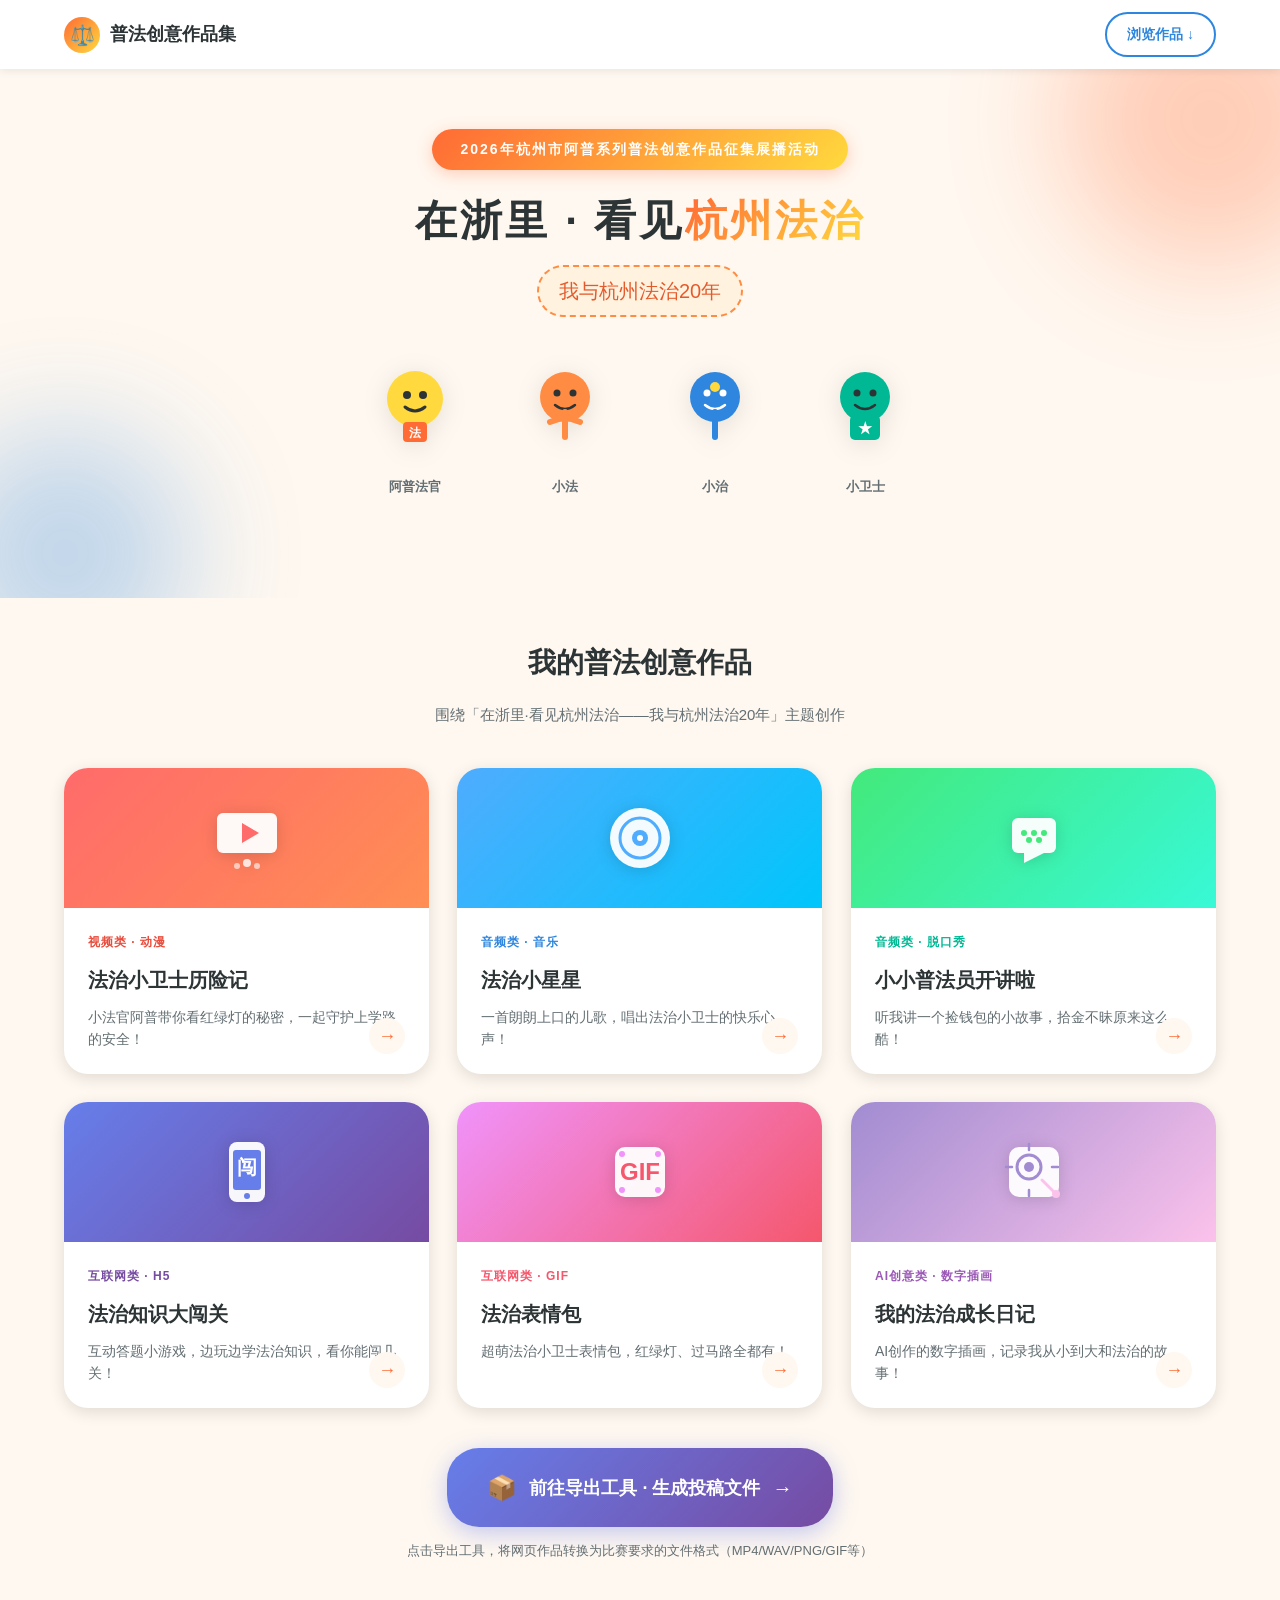
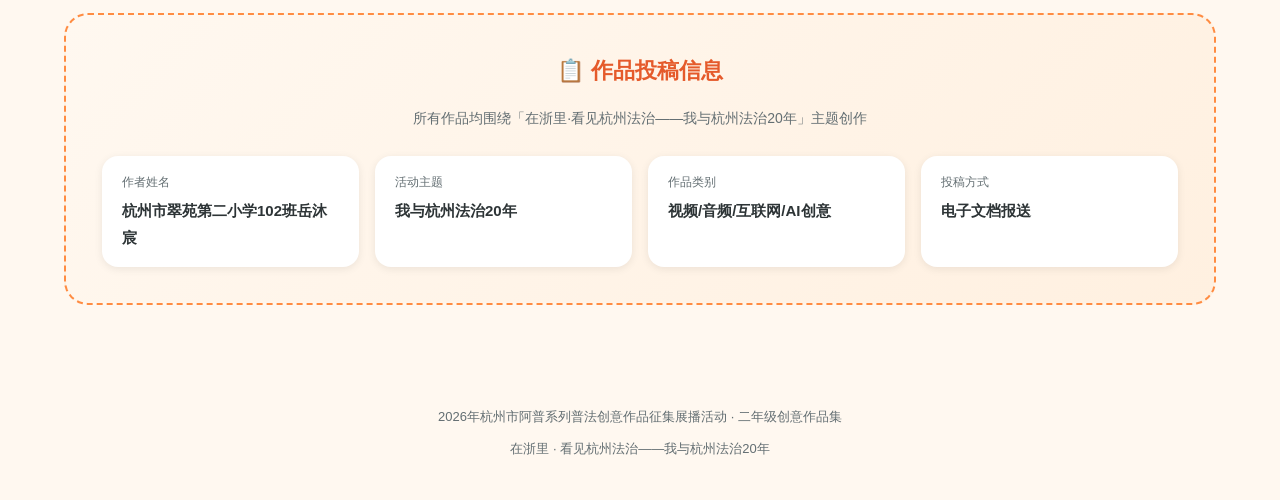
<file: index.html>
<!DOCTYPE html>
<html lang="zh-CN">
<head>
  <meta charset="UTF-8">
  <meta name="viewport" content="width=device-width, initial-scale=1.0, viewport-fit=cover">
  <title>2026年杭州市阿普系列普法创意作品征集展播活动</title>
  <link rel="stylesheet" href="css/style.css?v=20260716b">
  <style>
    /* ===== 首页专用样式 ===== */
    .hero {
      position: relative;
      padding: 60px 0 50px;
      text-align: center;
      overflow: hidden;
    }

    .hero-event-tag {
      display: inline-block;
      background: linear-gradient(135deg, var(--primary), var(--accent));
      color: white;
      padding: 8px 28px;
      border-radius: var(--radius-xl);
      font-size: 14px;
      font-weight: 700;
      letter-spacing: 2px;
      margin-bottom: 24px;
      box-shadow: 0 4px 16px rgba(255, 107, 53, 0.3);
    }

    .hero-title {
      font-size: 42px;
      font-weight: 900;
      color: var(--text-main);
      line-height: 1.3;
      margin-bottom: 16px;
      letter-spacing: 3px;
    }

    .hero-title .highlight {
      background: linear-gradient(135deg, var(--primary), var(--accent));
      -webkit-background-clip: text;
      -webkit-text-fill-color: transparent;
      background-clip: text;
    }

    .hero-theme {
      font-size: 20px;
      color: var(--text-light);
      margin-bottom: 40px;
      font-weight: 500;
    }

    .hero-theme .theme-tag {
      display: inline-block;
      background: #FFF3E0;
      color: var(--primary-dark);
      padding: 6px 20px;
      border-radius: var(--radius-xl);
      border: 2px dashed var(--primary-light);
      margin: 0 4px;
    }

    /* 吉祥物区域 */
    .mascot-row {
      display: flex;
      justify-content: center;
      gap: 30px;
      margin-bottom: 50px;
      flex-wrap: wrap;
    }

    .mascot-card {
      width: 120px;
      text-align: center;
    }

    .mascot-card svg {
      width: 100px;
      height: 100px;
      filter: drop-shadow(0 4px 12px rgba(0,0,0,0.1));
    }

    .mascot-card .name {
      font-size: 13px;
      color: var(--text-light);
      margin-top: 8px;
      font-weight: 600;
    }

    /* 作品网格 */
    .works-section {
      padding: 40px 0 60px;
    }

    .section-title {
      text-align: center;
      font-size: 28px;
      font-weight: 800;
      margin-bottom: 12px;
      color: var(--text-main);
    }

    .section-subtitle {
      text-align: center;
      color: var(--text-light);
      font-size: 15px;
      margin-bottom: 40px;
    }

    .works-grid {
      display: grid;
      grid-template-columns: repeat(auto-fill, minmax(280px, 1fr));
      gap: 28px;
    }

    .work-card {
      background: var(--bg-card);
      border-radius: var(--radius-lg);
      overflow: hidden;
      box-shadow: var(--shadow-md);
      transition: var(--transition);
      text-decoration: none;
      color: inherit;
      position: relative;
      display: block;
    }

    .work-card:hover {
      transform: translateY(-8px);
      box-shadow: var(--shadow-lg);
    }

    .work-card-banner {
      height: 140px;
      display: flex;
      align-items: center;
      justify-content: center;
      position: relative;
      overflow: hidden;
    }

    .work-card-banner svg {
      width: 80px;
      height: 80px;
      filter: drop-shadow(0 2px 8px rgba(0,0,0,0.15));
      transition: var(--transition);
    }

    .work-card:hover .work-card-banner svg {
      transform: scale(1.15) rotate(-5deg);
    }

    .banner-video { background: linear-gradient(135deg, #FF6B6B, #FF8E53); }
    .banner-music { background: linear-gradient(135deg, #4FACFE, #00C6FB); }
    .banner-talk { background: linear-gradient(135deg, #43E97B, #38F9D7); }
    .banner-h5   { background: linear-gradient(135deg, #667EEA, #764BA2); }
    .banner-gif  { background: linear-gradient(135deg, #F093FB, #F5576C); }
    .banner-ai   { background: linear-gradient(135deg, #A18CD1, #FBC2EB); }

    .work-card-body {
      padding: 24px;
    }

    .work-card-category {
      font-size: 12px;
      font-weight: 700;
      letter-spacing: 1px;
      margin-bottom: 8px;
    }

    .work-card-title {
      font-size: 20px;
      font-weight: 700;
      margin-bottom: 8px;
      color: var(--text-main);
    }

    .work-card-desc {
      font-size: 14px;
      color: var(--text-light);
      line-height: 1.6;
    }

    .work-card-arrow {
      position: absolute;
      bottom: 20px;
      right: 24px;
      width: 36px;
      height: 36px;
      background: var(--bg-warm);
      border-radius: 50%;
      display: flex;
      align-items: center;
      justify-content: center;
      font-size: 18px;
      color: var(--primary);
      transition: var(--transition);
    }

    .work-card:hover .work-card-arrow {
      background: var(--primary);
      color: white;
      transform: translateX(4px);
    }

    /* 投稿信息 */
    .submit-info {
      background: linear-gradient(135deg, #FFF8F0, #FFF0E0);
      border-radius: var(--radius-lg);
      padding: 36px;
      margin-top: 50px;
      border: 2px dashed var(--primary-light);
      text-align: center;
    }

    .submit-info h3 {
      font-size: 22px;
      margin-bottom: 16px;
      color: var(--primary-dark);
    }

    .submit-info-grid {
      display: grid;
      grid-template-columns: repeat(auto-fit, minmax(200px, 1fr));
      gap: 16px;
      margin-top: 24px;
      text-align: left;
    }

    .submit-item {
      background: white;
      padding: 16px 20px;
      border-radius: var(--radius-md);
      box-shadow: var(--shadow-sm);
    }

    .submit-item .label {
      font-size: 12px;
      color: var(--text-light);
      margin-bottom: 4px;
    }

    .submit-item .value {
      font-size: 15px;
      font-weight: 600;
      color: var(--text-main);
    }

    @media (max-width: 768px) {
      .hero-title { font-size: 28px; letter-spacing: 1px; }
      .hero-theme { font-size: 16px; }
      .works-grid { grid-template-columns: 1fr; }
      .mascot-row { gap: 16px; }
    }
    @media (max-width: 480px) {
      .hero-title { font-size: 22px; letter-spacing: 0.5px; }
      .hero-theme { font-size: 14px; }
      .mascot-row { gap: 10px; }
      .mascot-row img { width: 60px; height: 60px; }
      .submit-info { grid-template-columns: 1fr; }
    }
    @media (max-width: 360px) {
      .hero-title { font-size: 19px; }
      .works-grid { gap: 16px; }
    }
  </style>
</head>
<body>

  <!-- ===== 顶部导航 ===== -->
  <nav class="top-nav">
    <div class="nav-inner">
      <a href="index.html" class="logo">
        <span class="logo-icon">⚖️</span>
        <span>普法创意作品集</span>
      </a>
      <a href="#works" class="back-btn">浏览作品 ↓</a>
    </div>
  </nav>

  <!-- ===== Hero区域 ===== -->
  <section class="hero">
    <div class="decor-blob blob-orange"></div>
    <div class="decor-blob blob-blue"></div>
    <div class="container">
      <div class="hero-event-tag">2026年杭州市阿普系列普法创意作品征集展播活动</div>
      <h1 class="hero-title">
        在浙里 · 看见<span class="highlight">杭州法治</span>
      </h1>
      <p class="hero-theme">
        <span class="theme-tag">我与杭州法治20年</span>
      </p>

      <!-- 吉祥物 -->
      <div class="mascot-row">
        <div class="mascot-card animate-float" style="animation-delay: 0s;">
          <svg viewBox="0 0 100 100">
            <circle cx="50" cy="42" r="28" fill="#FFD93D"/>
            <circle cx="42" cy="38" r="4" fill="#2D3436"/>
            <circle cx="58" cy="38" r="4" fill="#2D3436"/>
            <path d="M40 50 Q50 58 60 50" stroke="#2D3436" stroke-width="3" fill="none" stroke-linecap="round"/>
            <rect x="38" y="65" width="24" height="20" rx="4" fill="#FF6B35"/>
            <text x="50" y="80" text-anchor="middle" font-size="12" fill="white" font-weight="bold">法</text>
          </svg>
          <div class="name">阿普法官</div>
        </div>
        <div class="mascot-card animate-float" style="animation-delay: 0.5s;">
          <svg viewBox="0 0 100 100">
            <circle cx="50" cy="40" r="25" fill="#FF8C42"/>
            <circle cx="42" cy="36" r="3.5" fill="#2D3436"/>
            <circle cx="58" cy="36" r="3.5" fill="#2D3436"/>
            <path d="M40 48 Q50 56 60 48" stroke="#2D3436" stroke-width="2.5" fill="none" stroke-linecap="round"/>
            <path d="M50 55 L50 80" stroke="#FF8C42" stroke-width="6" stroke-linecap="round"/>
            <path d="M35 65 L50 60 L65 65" stroke="#FF8C42" stroke-width="6" fill="none" stroke-linecap="round"/>
          </svg>
          <div class="name">小法</div>
        </div>
        <div class="mascot-card animate-float" style="animation-delay: 1s;">
          <svg viewBox="0 0 100 100">
            <circle cx="50" cy="40" r="25" fill="#2E86DE"/>
            <circle cx="42" cy="36" r="3.5" fill="white"/>
            <circle cx="58" cy="36" r="3.5" fill="white"/>
            <path d="M40 48 Q50 56 60 48" stroke="white" stroke-width="2.5" fill="none" stroke-linecap="round"/>
            <path d="M50 55 L50 80" stroke="#2E86DE" stroke-width="6" stroke-linecap="round"/>
            <circle cx="50" cy="30" r="5" fill="#FFD93D"/>
          </svg>
          <div class="name">小治</div>
        </div>
        <div class="mascot-card animate-float" style="animation-delay: 1.5s;">
          <svg viewBox="0 0 100 100">
            <circle cx="50" cy="40" r="25" fill="#00B894"/>
            <circle cx="42" cy="36" r="3.5" fill="#2D3436"/>
            <circle cx="58" cy="36" r="3.5" fill="#2D3436"/>
            <path d="M40 48 Q50 56 60 48" stroke="#2D3436" stroke-width="2.5" fill="none" stroke-linecap="round"/>
            <rect x="35" y="58" width="30" height="25" rx="5" fill="#00B894"/>
            <text x="50" y="76" text-anchor="middle" font-size="14" fill="white" font-weight="bold">★</text>
          </svg>
          <div class="name">小卫士</div>
        </div>
      </div>
    </div>
  </section>

  <!-- ===== 作品展示 ===== -->
  <section class="works-section" id="works">
    <div class="container">
      <h2 class="section-title">我的普法创意作品</h2>
      <p class="section-subtitle">围绕「在浙里·看见杭州法治——我与杭州法治20年」主题创作</p>

      <div class="works-grid">

        <!-- 视频类：动漫 -->
        <a href="video/dongman.html" class="work-card animate-bounce-in" style="animation-delay: 0.1s;">
          <div class="work-card-banner banner-video">
            <svg viewBox="0 0 80 80">
              <rect x="10" y="15" width="60" height="40" rx="6" fill="white" opacity="0.95"/>
              <polygon points="35,25 35,45 52,35" fill="#FF6B6B"/>
              <circle cx="40" cy="65" r="4" fill="white" opacity="0.8"/>
              <circle cx="30" cy="68" r="3" fill="white" opacity="0.6"/>
              <circle cx="50" cy="68" r="3" fill="white" opacity="0.6"/>
            </svg>
          </div>
          <div class="work-card-body">
            <div class="work-card-category" style="color: #E74C3C;">视频类 · 动漫</div>
            <div class="work-card-title">法治小卫士历险记</div>
            <div class="work-card-desc">小法官阿普带你看红绿灯的秘密，一起守护上学路的安全！</div>
          </div>
          <div class="work-card-arrow">→</div>
        </a>

        <!-- 音频类：音乐 -->
        <a href="audio/music.html" class="work-card animate-bounce-in" style="animation-delay: 0.2s;">
          <div class="work-card-banner banner-music">
            <svg viewBox="0 0 80 80">
              <circle cx="40" cy="40" r="30" fill="white" opacity="0.95"/>
              <circle cx="40" cy="40" r="20" fill="none" stroke="#4FACFE" stroke-width="3"/>
              <circle cx="40" cy="40" r="8" fill="#4FACFE"/>
              <circle cx="40" cy="40" r="3" fill="white"/>
            </svg>
          </div>
          <div class="work-card-body">
            <div class="work-card-category" style="color: #2E86DE;">音频类 · 音乐</div>
            <div class="work-card-title">法治小星星</div>
            <div class="work-card-desc">一首朗朗上口的儿歌，唱出法治小卫士的快乐心声！</div>
          </div>
          <div class="work-card-arrow">→</div>
        </a>

        <!-- 音频类：脱口秀 -->
        <a href="audio/talkshow.html" class="work-card animate-bounce-in" style="animation-delay: 0.3s;">
          <div class="work-card-banner banner-talk">
            <svg viewBox="0 0 80 80">
              <rect x="18" y="20" width="44" height="35" rx="6" fill="white" opacity="0.95"/>
              <path d="M30 55 L30 65 L50 55" fill="white" opacity="0.95"/>
              <circle cx="30" cy="35" r="3" fill="#43E97B"/>
              <circle cx="40" cy="35" r="3" fill="#43E97B"/>
              <circle cx="50" cy="35" r="3" fill="#43E97B"/>
              <circle cx="35" cy="42" r="3" fill="#43E97B"/>
              <circle cx="45" cy="42" r="3" fill="#43E97B"/>
            </svg>
          </div>
          <div class="work-card-body">
            <div class="work-card-category" style="color: #00B894;">音频类 · 脱口秀</div>
            <div class="work-card-title">小小普法员开讲啦</div>
            <div class="work-card-desc">听我讲一个捡钱包的小故事，拾金不昧原来这么酷！</div>
          </div>
          <div class="work-card-arrow">→</div>
        </a>

        <!-- 互联网：H5 -->
        <a href="internet/h5.html" class="work-card animate-bounce-in" style="animation-delay: 0.4s;">
          <div class="work-card-banner banner-h5">
            <svg viewBox="0 0 80 80">
              <rect x="22" y="10" width="36" height="60" rx="8" fill="white" opacity="0.95"/>
              <rect x="26" y="18" width="28" height="40" rx="3" fill="#667EEA"/>
              <circle cx="40" cy="64" r="3" fill="#667EEA"/>
              <text x="40" y="42" text-anchor="middle" font-size="20" fill="white" font-weight="bold">闯</text>
            </svg>
          </div>
          <div class="work-card-body">
            <div class="work-card-category" style="color: #764BA2;">互联网类 · H5</div>
            <div class="work-card-title">法治知识大闯关</div>
            <div class="work-card-desc">互动答题小游戏，边玩边学法治知识，看你能闯几关！</div>
          </div>
          <div class="work-card-arrow">→</div>
        </a>

        <!-- 互联网：GIF -->
        <a href="internet/gif.html" class="work-card animate-bounce-in" style="animation-delay: 0.5s;">
          <div class="work-card-banner banner-gif">
            <svg viewBox="0 0 80 80">
              <rect x="15" y="15" width="50" height="50" rx="10" fill="white" opacity="0.95"/>
              <text x="40" y="48" text-anchor="middle" font-size="24" fill="#F5576C" font-weight="bold">GIF</text>
              <circle cx="22" cy="22" r="3" fill="#F093FB"/>
              <circle cx="58" cy="22" r="3" fill="#F093FB"/>
              <circle cx="22" cy="58" r="3" fill="#F093FB"/>
              <circle cx="58" cy="58" r="3" fill="#F093FB"/>
            </svg>
          </div>
          <div class="work-card-body">
            <div class="work-card-category" style="color: #F5576C;">互联网类 · GIF</div>
            <div class="work-card-title">法治表情包</div>
            <div class="work-card-desc">超萌法治小卫士表情包，红绿灯、过马路全都有！</div>
          </div>
          <div class="work-card-arrow">→</div>
        </a>

        <!-- AI创意类 -->
        <a href="ai-creative/gallery.html" class="work-card animate-bounce-in" style="animation-delay: 0.6s;">
          <div class="work-card-banner banner-ai">
            <svg viewBox="0 0 80 80">
              <rect x="15" y="15" width="50" height="50" rx="10" fill="white" opacity="0.95"/>
              <circle cx="35" cy="35" r="12" fill="none" stroke="#A18CD1" stroke-width="3"/>
              <circle cx="35" cy="35" r="5" fill="#A18CD1"/>
              <path d="M35 18 L35 12 M35 58 L35 64 M18 35 L12 35 M58 35 L64 35" stroke="#A18CD1" stroke-width="2.5" stroke-linecap="round"/>
              <path d="M48 48 L60 60" stroke="#FBC2EB" stroke-width="3" stroke-linecap="round"/>
              <circle cx="62" cy="62" r="4" fill="#FBC2EB"/>
            </svg>
          </div>
          <div class="work-card-body">
            <div class="work-card-category" style="color: #9B59B6;">AI创意类 · 数字插画</div>
            <div class="work-card-title">我的法治成长日记</div>
            <div class="work-card-desc">AI创作的数字插画，记录我从小到大和法治的故事！</div>
          </div>
          <div class="work-card-arrow">→</div>
        </a>

      </div>

      <!-- 导出工具入口 -->
      <div style="text-align:center; margin-top:40px;">
        <a href="export.html" style="display:inline-flex;align-items:center;gap:12px;background:linear-gradient(135deg,#667EEA,#764BA2);color:white;padding:18px 40px;border-radius:32px;text-decoration:none;font-size:18px;font-weight:700;box-shadow:0 6px 24px rgba(102,126,234,0.4);transition:all 0.3s;">
          <span style="font-size:24px;">📦</span>
          <span>前往导出工具 · 生成投稿文件</span>
          <span style="font-size:20px;">→</span>
        </a>
        <p style="margin-top:12px;color:var(--text-light);font-size:13px;">点击导出工具，将网页作品转换为比赛要求的文件格式（MP4/WAV/PNG/GIF等）</p>
      </div>

      <!-- 投稿信息 -->
      <div class="submit-info">
        <h3>📋 作品投稿信息</h3>
        <p style="color: var(--text-light); font-size: 14px;">所有作品均围绕「在浙里·看见杭州法治——我与杭州法治20年」主题创作</p>
        <div class="submit-info-grid">
          <div class="submit-item">
            <div class="label">作者姓名</div>
            <div class="value">杭州市翠苑第二小学102班岳沐宸</div>
          </div>
          <div class="submit-item">
            <div class="label">活动主题</div>
            <div class="value">我与杭州法治20年</div>
          </div>
          <div class="submit-item">
            <div class="label">作品类别</div>
            <div class="value">视频/音频/互联网/AI创意</div>
          </div>
          <div class="submit-item">
            <div class="label">投稿方式</div>
            <div class="value">电子文档报送</div>
          </div>
        </div>
      </div>
    </div>
  </section>

  <!-- 页脚 -->
  <footer style="text-align: center; padding: 40px 0; color: var(--text-light); font-size: 13px;">
    <p>2026年杭州市阿普系列普法创意作品征集展播活动 · 二年级创意作品集</p>
    <p style="margin-top: 8px;">在浙里 · 看见杭州法治——我与杭州法治20年</p>
  </footer>

</body>
</html>
</file>
<file: css/style.css>
/* ===== 全局设计系统 ===== */
:root {
  --primary: #FF6B35;
  --primary-light: #FF8C42;
  --primary-dark: #E55A2B;
  --secondary: #2E86DE;
  --secondary-light: #54B0FF;
  --accent: #FFD93D;
  --accent-light: #FFE873;
  --success: #00B894;
  --danger: #E74C3C;
  --bg-warm: #FFF8F0;
  --bg-card: #FFFFFF;
  --text-main: #2D3436;
  --text-light: #636E72;
  --text-white: #FFFFFF;
  --border: #E8E8E8;
  --shadow-sm: 0 2px 8px rgba(0,0,0,0.08);
  --shadow-md: 0 4px 16px rgba(0,0,0,0.12);
  --shadow-lg: 0 8px 32px rgba(0,0,0,0.16);
  --radius-sm: 8px;
  --radius-md: 16px;
  --radius-lg: 24px;
  --radius-xl: 32px;
  --transition: all 0.3s cubic-bezier(0.4, 0, 0.2, 1);
}

* { margin: 0; padding: 0; box-sizing: border-box; }

body {
  font-family: "PingFang SC", "Microsoft YaHei", "Hiragino Sans GB", "Heiti SC", sans-serif;
  background: var(--bg-warm);
  color: var(--text-main);
  line-height: 1.8;
  -webkit-font-smoothing: antialiased;
  overflow-x: hidden;
}

/* ===== 通用容器 ===== */
.container {
  max-width: 1200px;
  margin: 0 auto;
  padding: 0 24px;
}

.page-wrapper {
  min-height: 100vh;
  padding: 40px 0 60px;
}

/* ===== 顶部导航栏 ===== */
.top-nav {
  position: sticky;
  top: 0;
  z-index: 100;
  background: rgba(255, 255, 255, 0.95);
  backdrop-filter: blur(12px);
  box-shadow: var(--shadow-sm);
  padding: 12px 0;
}

.top-nav .nav-inner {
  display: flex;
  align-items: center;
  justify-content: space-between;
  max-width: 1200px;
  margin: 0 auto;
  padding: 0 24px;
}

.top-nav .logo {
  display: flex;
  align-items: center;
  gap: 10px;
  text-decoration: none;
  color: var(--text-main);
  font-weight: 700;
  font-size: 18px;
}

.top-nav .logo-icon {
  width: 36px;
  height: 36px;
  background: linear-gradient(135deg, var(--primary), var(--accent));
  border-radius: 50%;
  display: flex;
  align-items: center;
  justify-content: center;
  color: white;
  font-size: 20px;
}

.top-nav .back-btn {
  text-decoration: none;
  color: var(--secondary);
  font-size: 14px;
  font-weight: 600;
  padding: 8px 20px;
  border: 2px solid var(--secondary);
  border-radius: var(--radius-xl);
  transition: var(--transition);
}

.top-nav .back-btn:hover {
  background: var(--secondary);
  color: white;
}

/* ===== 作品信息卡片 ===== */
.work-header {
  text-align: center;
  margin-bottom: 32px;
}

.work-badge {
  display: inline-block;
  padding: 6px 18px;
  border-radius: var(--radius-xl);
  font-size: 13px;
  font-weight: 700;
  margin-bottom: 16px;
  letter-spacing: 1px;
}

.badge-video { background: #FFE0E0; color: #E74C3C; }
.badge-audio { background: #E0F0FF; color: #2E86DE; }
.badge-internet { background: #E0FFE8; color: #00B894; }
.badge-ai { background: #F0E0FF; color: #9B59B6; }

.work-title {
  font-size: 36px;
  font-weight: 800;
  color: var(--text-main);
  margin-bottom: 12px;
  letter-spacing: 2px;
}

.work-subtitle {
  font-size: 16px;
  color: var(--text-light);
  margin-bottom: 20px;
}

.author-info {
  display: inline-flex;
  align-items: center;
  gap: 16px;
  background: var(--bg-card);
  padding: 12px 24px;
  border-radius: var(--radius-xl);
  box-shadow: var(--shadow-sm);
  font-size: 14px;
  color: var(--text-light);
}

.author-info span {
  display: flex;
  align-items: center;
  gap: 6px;
}

.author-info .sep {
  width: 1px;
  height: 16px;
  background: var(--border);
}

/* ===== 按钮 ===== */
.btn {
  display: inline-flex;
  align-items: center;
  justify-content: center;
  gap: 8px;
  padding: 12px 32px;
  border: none;
  border-radius: var(--radius-xl);
  font-size: 16px;
  font-weight: 700;
  cursor: pointer;
  transition: var(--transition);
  text-decoration: none;
  font-family: inherit;
}

.btn-primary {
  background: linear-gradient(135deg, var(--primary), var(--primary-light));
  color: white;
  box-shadow: 0 4px 16px rgba(255, 107, 53, 0.4);
}

.btn-primary:hover {
  transform: translateY(-2px);
  box-shadow: 0 6px 24px rgba(255, 107, 53, 0.5);
}

.btn-secondary {
  background: linear-gradient(135deg, var(--secondary), var(--secondary-light));
  color: white;
  box-shadow: 0 4px 16px rgba(46, 134, 222, 0.4);
}

.btn-secondary:hover {
  transform: translateY(-2px);
  box-shadow: 0 6px 24px rgba(46, 134, 222, 0.5);
}

.btn-outline {
  background: transparent;
  border: 2px solid var(--primary);
  color: var(--primary);
}

.btn-outline:hover {
  background: var(--primary);
  color: white;
}

/* ===== 卡片 ===== */
.card {
  background: var(--bg-card);
  border-radius: var(--radius-lg);
  padding: 32px;
  box-shadow: var(--shadow-md);
  transition: var(--transition);
}

.card:hover {
  box-shadow: var(--shadow-lg);
}

/* ===== 装饰元素 ===== */
.decor-blob {
  position: absolute;
  border-radius: 50%;
  filter: blur(60px);
  opacity: 0.3;
  z-index: -1;
}

.blob-orange {
  width: 300px;
  height: 300px;
  background: var(--primary);
  top: -100px;
  right: -80px;
}

.blob-blue {
  width: 250px;
  height: 250px;
  background: var(--secondary);
  bottom: -80px;
  left: -60px;
}

.blob-yellow {
  width: 200px;
  height: 200px;
  background: var(--accent);
  top: 40%;
  left: 50%;
}

/* ===== 增强动画系统 ===== */
@keyframes float {
  0%, 100% { transform: translateY(0) rotate(0deg); }
  25% { transform: translateY(-18px) rotate(-2deg); }
  50% { transform: translateY(-24px) rotate(0deg); }
  75% { transform: translateY(-18px) rotate(2deg); }
}

@keyframes float-large {
  0%, 100% { transform: translateY(0) scale(1) rotate(0deg); }
  25% { transform: translateY(-28px) scale(1.03) rotate(-3deg); }
  50% { transform: translateY(-35px) scale(1.05) rotate(0deg); }
  75% { transform: translateY(-28px) scale(1.03) rotate(3deg); }
}

@keyframes bounce-in {
  0% { opacity: 0; transform: scale(0.6) translateY(40px) rotate(-5deg); }
  60% { opacity: 1; transform: scale(1.08) translateY(-8px) rotate(2deg); }
  100% { opacity: 1; transform: scale(1) translateY(0) rotate(0deg); }
}

@keyframes pulse {
  0%, 100% { transform: scale(1); }
  50% { transform: scale(1.08); }
}

@keyframes glow-pulse {
  0%, 100% { filter: drop-shadow(0 0 8px rgba(255,107,53,0.4)) drop-shadow(0 0 16px rgba(255,217,61,0.2)); }
  50% { filter: drop-shadow(0 0 20px rgba(255,107,53,0.6)) drop-shadow(0 0 40px rgba(255,217,61,0.4)); }
}

@keyframes glow-blue-pulse {
  0%, 100% { filter: drop-shadow(0 0 8px rgba(46,134,222,0.3)) drop-shadow(0 0 16px rgba(84,176,255,0.15)); }
  50% { filter: drop-shadow(0 0 16px rgba(46,134,222,0.5)) drop-shadow(0 0 32px rgba(84,176,255,0.3)); }
}

@keyframes sparkle {
  0%, 100% { opacity: 0; transform: scale(0) rotate(0deg); }
  50% { opacity: 1; transform: scale(1.2) rotate(180deg); }
}

@keyframes sway {
  0%, 100% { transform: rotate(-6deg); }
  50% { transform: rotate(6deg); }
}

@keyframes bounce-large {
  0%, 100% { transform: translateY(0) scale(1); }
  25% { transform: translateY(-35px) scale(1.12); }
  50% { transform: translateY(-15px) scale(0.95); }
  75% { transform: translateY(-25px) scale(1.05); }
}

@keyframes shimmer {
  0% { background-position: -200% 0; }
  100% { background-position: 200% 0; }
}

@keyframes shimmer-bg {
  0% { background-position: 0% 50%; }
  50% { background-position: 100% 50%; }
  100% { background-position: 0% 50%; }
}

@keyframes spin {
  from { transform: rotate(0deg); }
  to { transform: rotate(360deg); }
}

@keyframes spin-slow {
  from { transform: rotate(0deg); }
  to { transform: rotate(360deg); }
}

@keyframes particle-float {
  0% { transform: translateY(0) translateX(0) rotate(0deg); opacity: 0; }
  10% { opacity: 0.7; }
  90% { opacity: 0.5; }
  100% { transform: translateY(-110vh) translateX(60px) rotate(360deg); opacity: 0; }
}

@keyframes ripple {
  0% { transform: scale(0); opacity: 0.8; }
  100% { transform: scale(3); opacity: 0; }
}

@keyframes shake {
  0%, 100% { transform: translateX(0); }
  20% { transform: translateX(-8px) rotate(-2deg); }
  40% { transform: translateX(8px) rotate(2deg); }
  60% { transform: translateX(-6px) rotate(-1deg); }
  80% { transform: translateX(6px) rotate(1deg); }
}

.animate-float { animation: float 3s ease-in-out infinite; }
.animate-float-large { animation: float-large 4s ease-in-out infinite; }
.animate-bounce-in { animation: bounce-in 0.8s cubic-bezier(0.34, 1.56, 0.64, 1) forwards; }
.animate-pulse { animation: pulse 2s ease-in-out infinite; }
.animate-glow { animation: glow-pulse 2.5s ease-in-out infinite; }
.animate-glow-blue { animation: glow-blue-pulse 3s ease-in-out infinite; }
.animate-sway { animation: sway 2.5s ease-in-out infinite; }
.animate-bounce-large { animation: bounce-large 2.5s ease-in-out infinite; }
.animate-spin-slow { animation: spin-slow 20s linear infinite; }
.animate-shake { animation: shake 0.5s ease-in-out; }

/* ===== 发光滤镜工具类 ===== */
.glow-warm { filter: drop-shadow(0 0 10px rgba(255,107,53,0.5)) drop-shadow(0 0 20px rgba(255,217,61,0.3)); }
.glow-blue { filter: drop-shadow(0 0 10px rgba(46,134,222,0.5)) drop-shadow(0 0 20px rgba(84,176,255,0.3)); }
.glow-gold { filter: drop-shadow(0 0 12px rgba(255,217,61,0.6)) drop-shadow(0 0 24px rgba(255,232,115,0.3)); }
.glow-green { filter: drop-shadow(0 0 10px rgba(0,184,148,0.5)) drop-shadow(0 0 20px rgba(0,200,168,0.3)); }
.glow-purple { filter: drop-shadow(0 0 10px rgba(155,89,182,0.5)) drop-shadow(0 0 20px rgba(180,130,220,0.3)); }

/* ===== 普法粒子背景 ===== */
.particle-bg {
  position: fixed;
  top: 0; left: 0;
  width: 100%; height: 100%;
  pointer-events: none;
  z-index: 0;
  overflow: hidden;
}

.particle {
  position: absolute;
  animation: particle-float 8s linear infinite;
}

/* ===== 动态渐变背景 ===== */
.gradient-bg {
  background: linear-gradient(-45deg, #FFF8F0, #FFE8D6, #E8F4FF, #F0FFE8, #FFF0F5);
  background-size: 400% 400%;
  animation: shimmer-bg 15s ease infinite;
}

/* ===== 发光卡片 ===== */
.card-glow {
  position: relative;
  overflow: hidden;
}
.card-glow::before {
  content: '';
  position: absolute;
  top: -50%; left: -50%;
  width: 200%; height: 200%;
  background: radial-gradient(circle, rgba(255,107,53,0.06) 0%, transparent 50%);
  animation: spin-slow 20s linear infinite;
  pointer-events: none;
}

/* ===== 涟漪效果 ===== */
.ripple-effect {
  position: relative;
  overflow: hidden;
}
.ripple-effect::after {
  content: '';
  position: absolute;
  top: 50%; left: 50%;
  width: 20px; height: 20px;
  border-radius: 50%;
  background: rgba(255,255,255,0.4);
  transform: translate(-50%, -50%) scale(0);
  pointer-events: none;
}
.ripple-effect:active::after {
  animation: ripple 0.6s ease-out;
}

/* ===== 响应式适配 ===== */

/* 平板及以下 */
@media (max-width: 1024px) {
  .container { padding: 0 20px; }
  .nav-inner { padding: 0 20px; }
}

/* 手机 */
@media (max-width: 768px) {
  .work-title { font-size: 26px; letter-spacing: 1px; }
  .work-subtitle { font-size: 14px; }
  .container { padding: 0 16px; }
  .nav-inner { padding: 0 16px; }
  .card { padding: 20px; }
  .page-wrapper { padding: 24px 0 40px; }
  .top-nav { padding: 10px 0; }
  .top-nav .logo { font-size: 16px; }
  .top-nav .logo-icon { width: 32px; height: 32px; font-size: 18px; }
  .top-nav .back-btn { padding: 6px 16px; font-size: 13px; }
  .author-info { flex-direction: column; gap: 8px; padding: 10px 18px; }
  .author-info .sep { display: none; }
  .btn { padding: 10px 24px; font-size: 14px; }
  .work-header { margin-bottom: 24px; }
}

/* 小屏手机 (iPhone SE/迷你安卓) */
@media (max-width: 480px) {
  .work-title { font-size: 22px; letter-spacing: 0.5px; }
  .work-subtitle { font-size: 13px; }
  .work-badge { font-size: 11px; padding: 5px 14px; }
  .container { padding: 0 14px; }
  .nav-inner { padding: 0 14px; }
  .card { padding: 16px; border-radius: 16px; }
  .btn { padding: 10px 20px; font-size: 13px; width: 100%; }
  .author-info { font-size: 12px; padding: 8px 14px; }
  .page-wrapper { padding: 16px 0 32px; }
  .decor-blob { width: 150px; height: 150px; }
}

/* 超小屏 */
@media (max-width: 360px) {
  .work-title { font-size: 19px; }
  .container { padding: 0 12px; }
  .nav-inner { padding: 0 12px; }
  .card { padding: 14px; }
  .top-nav .logo { font-size: 14px; }
  .top-nav .back-btn { padding: 5px 12px; font-size: 12px; }
}

/* 大屏电脑 */
@media (min-width: 1200px) {
  .container { max-width: 1200px; }
  .nav-inner { max-width: 1200px; }
}

/* 超大屏 */
@media (min-width: 1600px) {
  .container { max-width: 1400px; }
  .nav-inner { max-width: 1400px; }
}

/* 触控设备优化 */
@media (hover: none) and (pointer: coarse) {
  .btn:hover { transform: none; }
  .card:hover { box-shadow: var(--shadow-md); }
}

/* 安全区适配 (刘海屏/底部横条) */
@supports (padding: max(0px)) {
  .top-nav { padding-top: max(12px, env(safe-area-inset-top)); }
  .page-wrapper { padding-bottom: max(60px, env(safe-area-inset-bottom)); }
}
</file>
